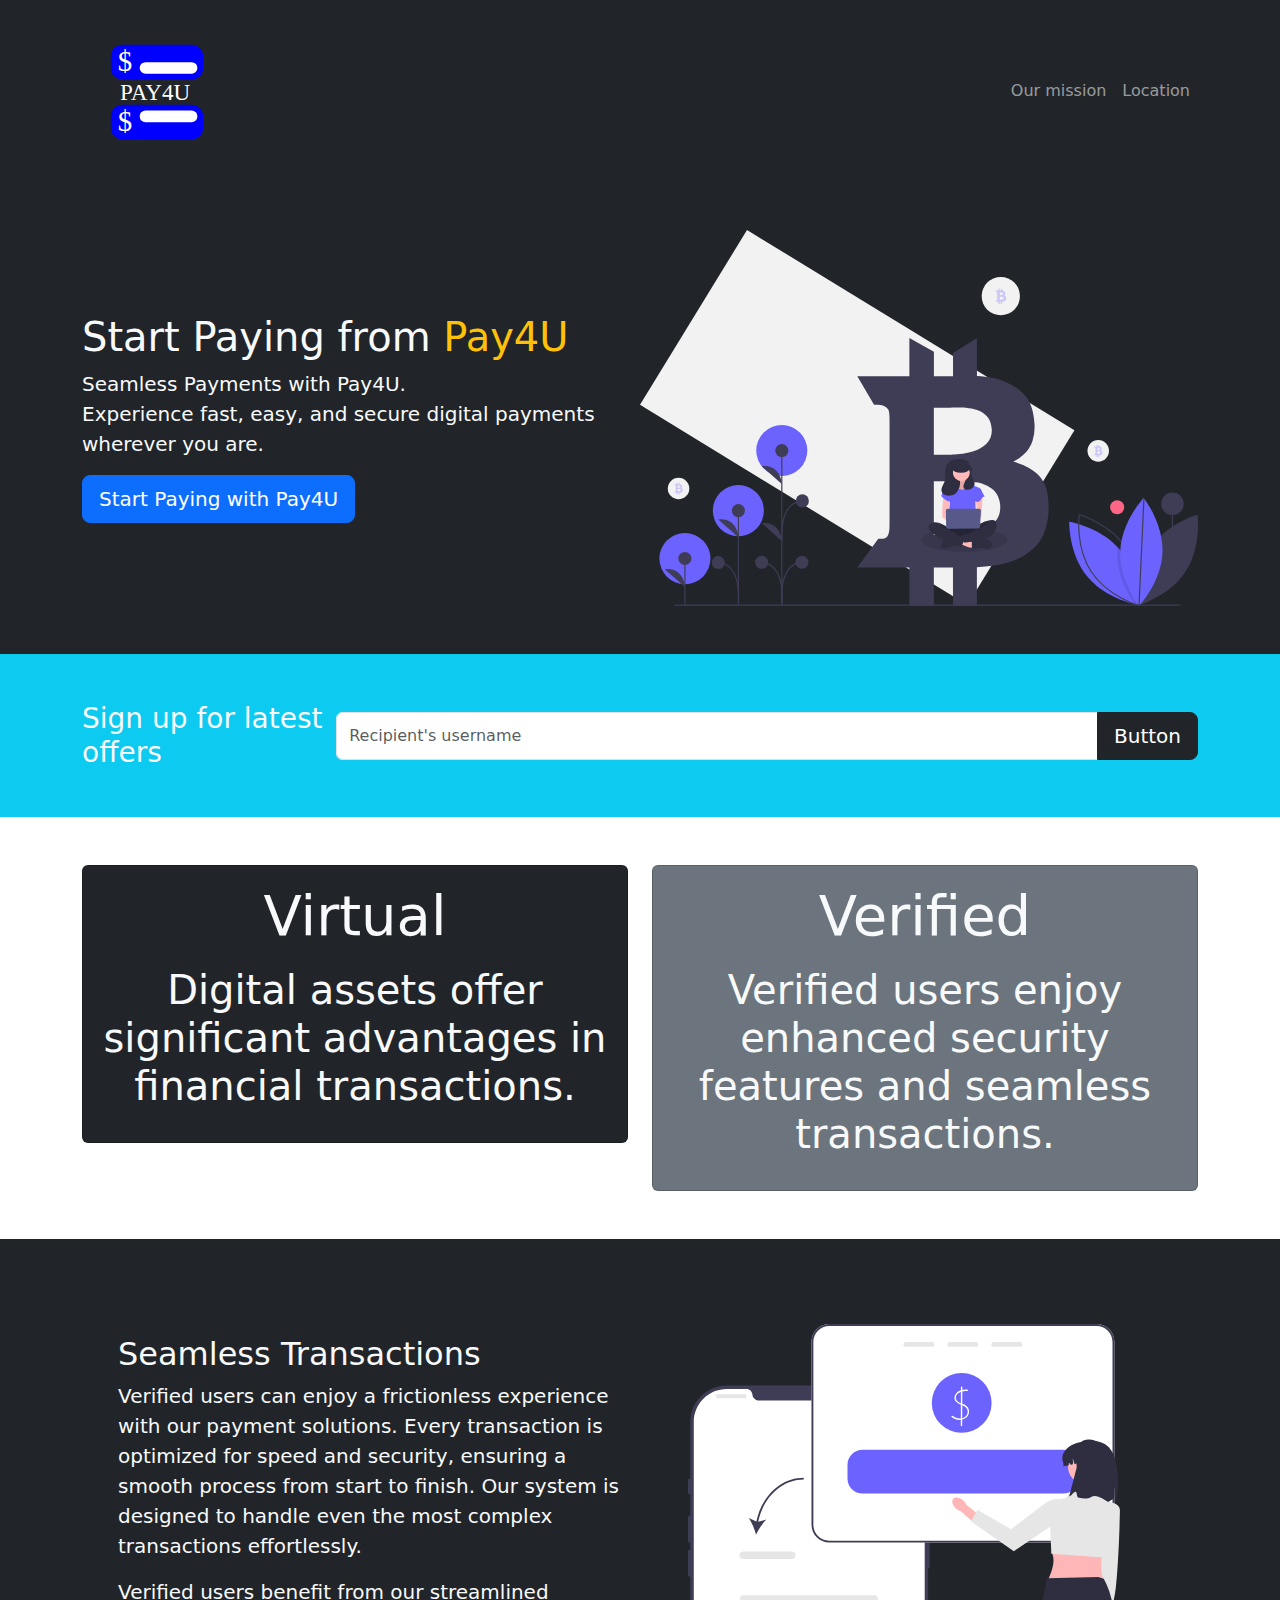
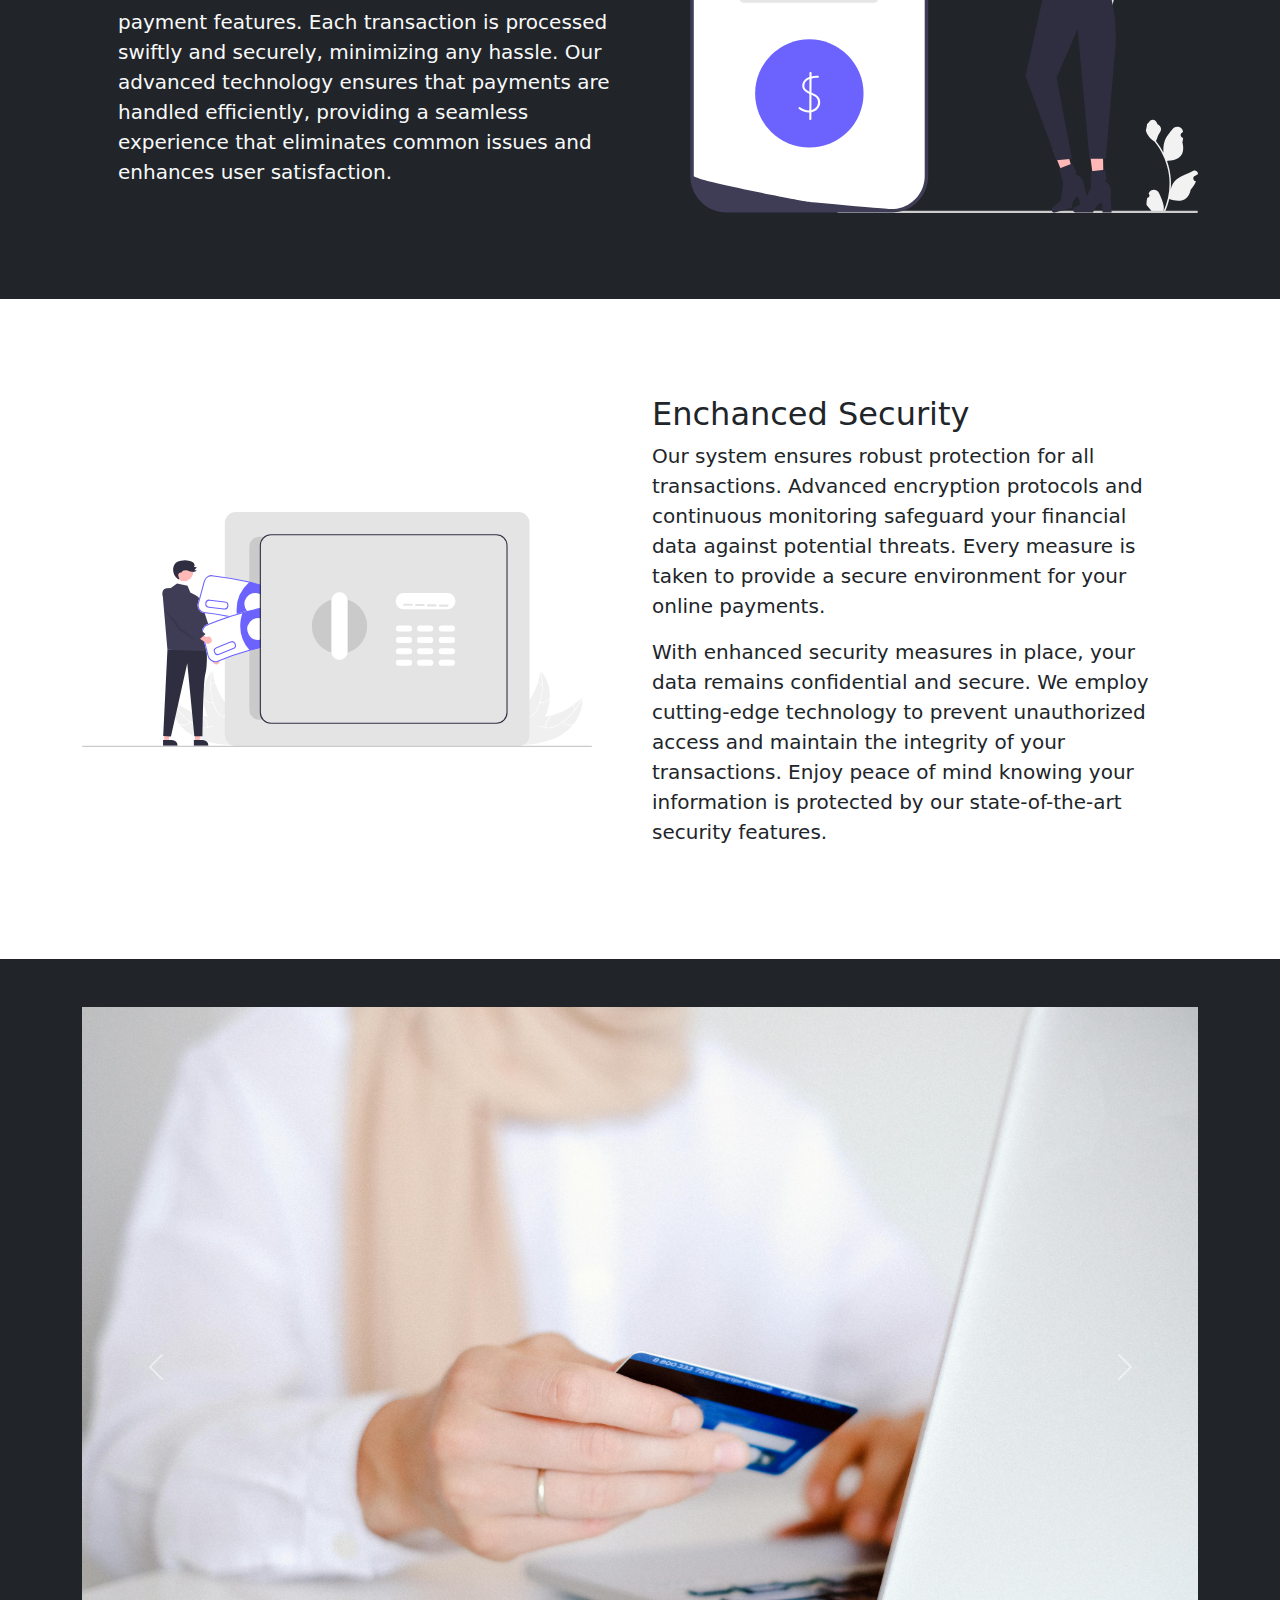
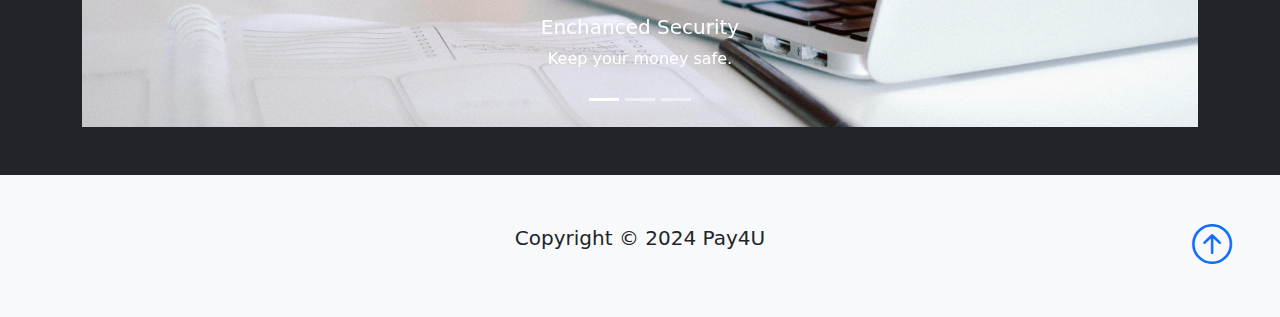
<file: index.html>
<!DOCTYPE html>
<html lang="en">
<head>
    <meta charset="UTF-8">
    <meta name="viewport" content="width=device-width, initial-scale=1.0">
    <link href="https://cdn.jsdelivr.net/npm/bootstrap@5.3.3/dist/css/bootstrap.min.css" rel="stylesheet" integrity="sha384-QWTKZyjpPEjISv5WaRU9OFeRpok6YctnYmDr5pNlyT2bRjXh0JMhjY6hW+ALEwIH" crossorigin="anonymous">

    <link rel="stylesheet" href="https://cdn.jsdelivr.net/npm/bootstrap-icons@1.11.3/font/bootstrap-icons.min.css">

    <link rel="stylesheet" href="https://cdnjs.cloudflare.com/ajax/libs/font-awesome/6.6.0/css/all.min.css" integrity="sha512-Kc323vGBEqzTmouAECnVceyQqyqdsSiqLQISBL29aUW4U/M7pSPA/gEUZQqv1cwx4OnYxTxve5UMg5GT6L4JJg==" crossorigin="anonymous" referrerpolicy="no-referrer" />


    <!-- <link rel="stylesheet" href="style.css"> -->

    <title>Pay4U</title>

</head>
<body>
    <!-- Navbar -->
    <nav class="navbar navbar-expand-lg bg-dark navbar-dark py-3">
        <div class="container">
            
            <!-- self created svg image used  -->

            <div class="img-fluid w-25 float-end d-none d-sm-block">
                <svg viewbox="-5,-2.5,10,13" width="150" height="150">
                    <rect x="-4" y="0" height="3" width="8" fill="blue" rx="1"></rect>
                    <rect x="-1.5" y="1.5" height="1" width="5" fill="white" rx="0.5"></rect>
                    <text x="-3.4" y="2.25" font-family="Verdana" font-size="2.5" fill="white">$</text>
                    <text x="-3.2" y="4.8" font-family="Verdana" font-size="2" fill="white">PAY4U</text>
                    <rect x="-4" y="5.2" height="3" width="8" fill="blue" rx="1"></rect>
                    <rect x="-1.5" y="5.7" height="1" width="5" fill="white" rx="0.5"></rect>
                    <text x="-3.4" y="7.5" font-family="Verdana" font-size="2.5" fill="white">$</text>
                  </svg>
            </div>

            <button
             class="navbar-toggler" type="button" data-bs-toggle="collapse" data-bs-target="#navmenu"
            >
            <span class="navbar-toggler-icon"></span>
        </button>

            <div class="collapse navbar-collapse" id="navmenu">   
                <ul class="navbar-nav ms-auto">
                    <li class="nav-item">
                        <a href="carousel.html" class="nav-link">Our mission</a>
                    </li>

                    <li class="nav-item">
                        <a href="location.html" class="nav-link">Location</a>
                    </li>

                </ul>
            </div>
        </div>
    </nav>

    <!-- Showcase -->

    <section class="bg-dark text-light p-5 text-center text-sm-start">
        <div class="container">
            <div class="d-flex justify-content-between align-items-center">
                <div class="tex-start">
                    <h1>Start Paying from <span class="text-warning">Pay4U</span></h1>
                    <p class="lead">
                        Seamless Payments with Pay4U.<br>
                        Experience fast, easy, and secure digital payments wherever you are.<br>

                    </p>
                    <button class="btn btn-primary btn-lg" data-bs-toggle="modal" data-bs-target="#enroll">Start Paying with Pay4U</button>
                </div> 
                <img class ="img-fluid w-50 float-end d-none d-sm-block" src="pics/showcase2.svg" alt="">
            </div>

        </div>
    </section>

    <!-- Newsletter -->

    <section class="bg-info text-light p-5">
        <div class="container">
            <div class="d-md-flex jsutify-content-between align-items-center">
                <h3 class="mb-3 mb-md-0">Sign up for latest offers</h3>

                <div class="input-group news-input">
                    <input type="text" class="form-control" placeholder="Recipient's username" />
                    <button class="btn btn-dark btn-lg" type="button" id="button-addon2">Button</button>
                  </div>
            </div>
        </div>
    </section> 

    <!-- Boxes -->

    <section class="p-5">
        <div class="container">
            <div class="row text-center g-4">
                <div class="col-md">
                    <div class="card bg-dark text-light">
                        <div class="card-body text-center">
                            <div class="h1 mb-3">
                                <i class="fa-solid fa-money-bill"></i> <!-- font awesome icons -->
                                <h3 class="card-title mb-3 display-4">Virtual</h3>
                                <p class="card-text small-text">
                                    Digital assets offer significant advantages in financial transactions.
                                </p>
                            </div>
                            
                        </div>
                     </div>
                </div>
                <div class="col-md">
                    <div class="card bg-secondary text-light">
                        <div class="card-body text-center">
                            <div class="h1 mb-3">
                                <i class="fa-solid fa-user"></i>  <!-- font awesome icons -->
                                <h3 class="card-title mb-3 display-4">Verified</h3>
                                <p class="card-text small-text">
                                    Verified users enjoy enhanced security features and seamless transactions.
                                </p>
                            </div>
                            
                        </div>
                     </div>
                </div>
                </div>
                
            </div>
        </div>
    </section>

    <!-- Features with images -->
     <section id="learn" class="p-5 bg-dark text-light">
        <div class="container">
            <div class="row align-items-center justify-content-between">
                
                <div class="col-md p-5">
                    <h2>Seamless Transactions </h2>
                    <p class="lead">
                        Verified users can enjoy a frictionless experience with our payment solutions. Every transaction is optimized for speed and security, ensuring a smooth process from start to finish. Our system is designed to handle even the most complex transactions effortlessly.


                    </p>
                    <p class="lead">
                        Verified users benefit from our streamlined payment features. Each transaction is processed swiftly and securely, minimizing any hassle. Our advanced technology ensures that payments are handled efficiently, providing a seamless experience that eliminates common issues and enhances user satisfaction.
                    </p>
                </div>
                <div class="col-md">
                    <img src="pics/features2.svg" class="img-fluid" alt="">
                </div>
            </div>
        </div>
     </section>

     <section id="learn" class="p-5">
        <div class="container">
            <div class="row align-items-center justify-content-between">
                <div class="col-md">
                    <img src="pics/features1.svg" class="img-fluid" alt="">
                </div>
                <div class="col-md p-5">
                    <h2>Enchanced Security</h2>
                    <p class="lead">
                        Our system ensures robust protection for all transactions. Advanced encryption protocols and continuous monitoring safeguard your financial data against potential threats. Every measure is taken to provide a secure environment for your online payments.
                    </p>
                    <p class="lead">
                        With enhanced security measures in place, your data remains confidential and secure. We employ cutting-edge technology to prevent unauthorized access and maintain the integrity of your transactions. Enjoy peace of mind knowing your information is protected by our state-of-the-art security features.
                    </p>
                </div>
            </div>
        </div>
     </section>

     <!-- Carousel -->

     <section id="carrousel" class="p-5 bg-dark text-light">
        <div class="container">
            <div class="row align-items-center justify-content-between">
                <div id="carouselExampleCaptions" class="carousel slide">
                    <div class="carousel-indicators">
                      <button type="button" data-bs-target="#carouselExampleCaptions" data-bs-slide-to="0" class="active" aria-current="true" aria-label="Slide 1"></button>
                      <button type="button" data-bs-target="#carouselExampleCaptions" data-bs-slide-to="1" aria-label="Slide 2"></button>
                      <button type="button" data-bs-target="#carouselExampleCaptions" data-bs-slide-to="2" aria-label="Slide 3"></button>
                    </div>
                    <div class="carousel-inner">
                      <div class="carousel-item active">
                        <img src="pics/mission1.jpg" class="d-block w-100" width="1080px" height="720px" alt="...">
                        <div class="carousel-caption d-none d-md-block">
                          <h5>Enchanced Security</h5>
                          <p>Keep your money safe.</p>
                        </div>
                      </div>
                      <div class="carousel-item">
                        <img src="pics/mission2.jpg" class="d-block w-100" width="1080px" height="720px" alt="...">
                        <div class="carousel-caption d-none d-md-block">
                          <h5>Seamless Payments</h5>
                          <p>Smooth payments and seamless transaction processing.</p>
                        </div>
                      </div>
                      <div class="carousel-item">
                        <img src="pics/mission3.jpg" class="d-block w-100" width="1080px" height="720px" alt="...">
                        <div class="carousel-caption d-none d-md-block">
                          <h5>Digital Payments</h5>
                          <p>All over the world payment options.</p>
                        </div>
                      </div>
                    </div>
                    <button class="carousel-control-prev" type="button" data-bs-target="#carouselExampleCaptions" data-bs-slide="prev">
                      <span class="carousel-control-prev-icon" aria-hidden="true"></span>
                      <span class="visually-hidden">Previous</span>
                    </button>
                    <button class="carousel-control-next" type="button" data-bs-target="#carouselExampleCaptions" data-bs-slide="next">
                      <span class="carousel-control-next-icon" aria-hidden="true"></span>
                      <span class="visually-hidden">Next</span>
                    </button>
                  </div>
                <!-- <div class="col-md p-5">
                    
                </div> -->
                
            </div>
        </div>
        
     </section>



     <!-- Modal -->
<div class="modal fade" id="enroll" tabindex="-1" aria-labelledby="enrollModalLabel" aria-hidden="true">
    <div class="modal-dialog">
      <div class="modal-content">
        <div class="modal-header">
          <h1 class="modal-title fs-5" id="enrollModalLabel">User Registration</h1>
          <button type="button" class="btn-close" data-bs-dismiss="modal" aria-label="Close"></button>
        </div>
        <div class="modal-body">
          <p class="lead">Register yourself to get exciting offers on brands</p>
          <form>
            <div class="mb-3">
                <label for="name" class="col-form-label">Name:</label>
            </div>
            <input type="text" class="form-contol" id="name">

            <div class="mb-3">
                <label for="name" class="col-form-label">email:</label>
            </div>
            <input type="text" class="form-contol" id="name">

            <div class="mb-3">
                <label for="name" class="col-form-label">password:</label>
            </div>
            <input type="text" class="form-contol" id="name">

          </form>
        </div>
        <div class="modal-footer">
          <button type="button" class="btn btn-secondary" data-bs-dismiss="modal">Close</button>
          <button type="button" class="btn btn-primary">Submit</button>
        </div>
      </div>
    </div>
  </div>



     <footer class="p-5 bg-light text-dark text-center position-relative">
        <div class="container">
          <p class="lead">Copyright &copy; 2024 Pay4U</p>
  
          <a href="#" class="position-absolute bottom-0 end-0 p-5">
            <i class="bi bi-arrow-up-circle h1"></i>
          </a>
        </div>
      </footer>


    
    <script src="https://cdn.jsdelivr.net/npm/bootstrap@5.3.3/dist/js/bootstrap.bundle.min.js" integrity="sha384-YvpcrYf0tY3lHB60NNkmXc5s9fDVZLESaAA55NDzOxhy9GkcIdslK1eN7N6jIeHz" crossorigin="anonymous"></script>
  </body>
</body>
</html>
</file>
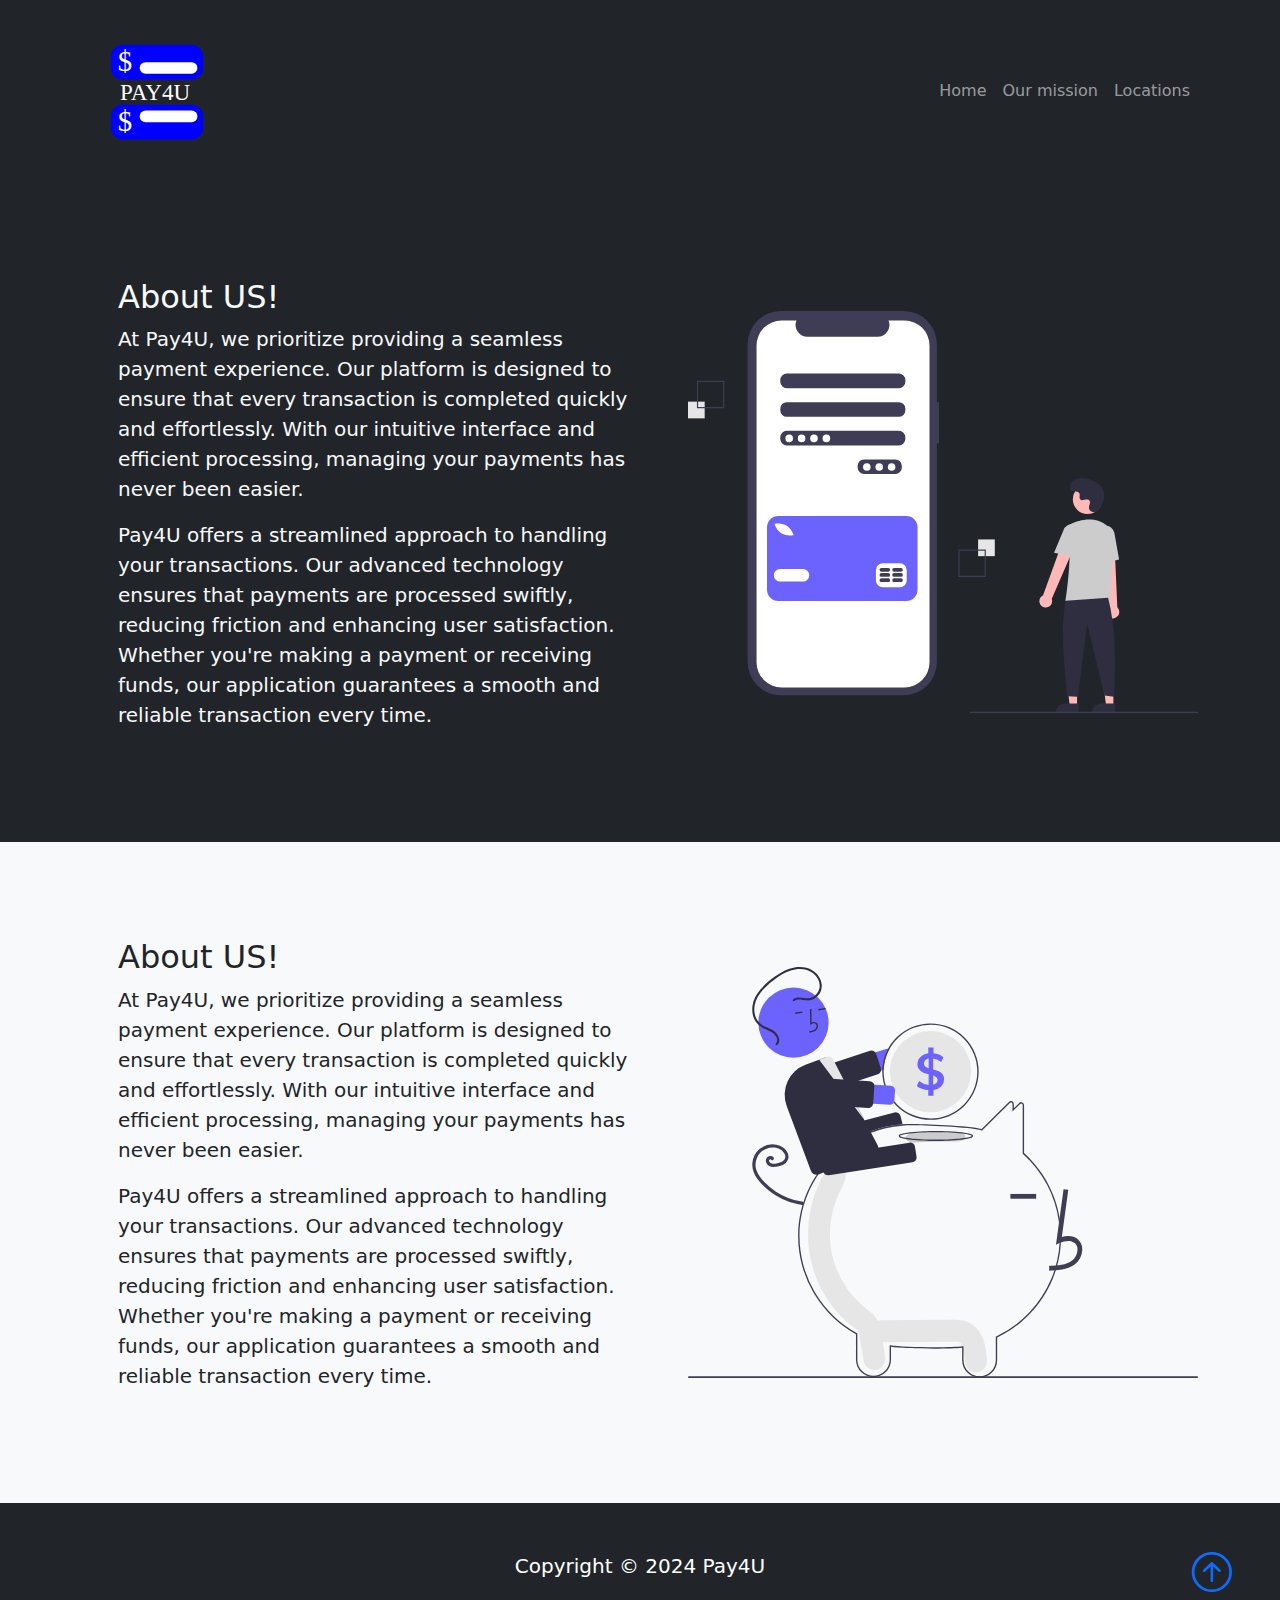
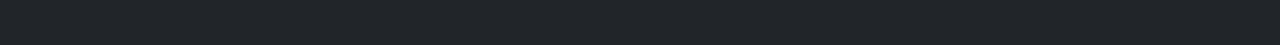
<file: carousel.html>
<!DOCTYPE html>
<html lang="en">
<head>
    <meta charset="UTF-8">
    <meta name="viewport" content="width=device-width, initial-scale=1.0">

    <link href="https://cdn.jsdelivr.net/npm/bootstrap@5.3.3/dist/css/bootstrap.min.css" rel="stylesheet" integrity="sha384-QWTKZyjpPEjISv5WaRU9OFeRpok6YctnYmDr5pNlyT2bRjXh0JMhjY6hW+ALEwIH" crossorigin="anonymous">

    <link rel="stylesheet" href="https://cdn.jsdelivr.net/npm/bootstrap-icons@1.11.3/font/bootstrap-icons.min.css">

    <link rel="stylesheet" href="style .css">

    <title>Pay4U</title>
</head>
<body>
    
    <!-- Navbar -->
    <nav class="navbar navbar-expand-lg bg-dark navbar-dark py-3">
        <div class="container">
            
            <!-- self created svg image used  -->

            <div class="img-fluid w-25 float-end d-none d-sm-block">
                <svg viewbox="-5,-2.5,10,13" width="150" height="150">
                    <rect x="-4" y="0" height="3" width="8" fill="blue" rx="1"></rect>
                    <rect x="-1.5" y="1.5" height="1" width="5" fill="white" rx="0.5"></rect>
                    <text x="-3.4" y="2.25" font-family="Verdana" font-size="2.5" fill="white">$</text>
                    <text x="-3.2" y="4.8" font-family="Verdana" font-size="2" fill="white">PAY4U</text>
                    <rect x="-4" y="5.2" height="3" width="8" fill="blue" rx="1"></rect>
                    <rect x="-1.5" y="5.7" height="1" width="5" fill="white" rx="0.5"></rect>
                    <text x="-3.4" y="7.5" font-family="Verdana" font-size="2.5" fill="white">$</text>
                  </svg>
            </div>

            <button
             class="navbar-toggler" type="button" data-bs-toggle="collapse" data-bs-target="#navmenu"
            >
            <span class="navbar-toggler-icon"></span>
        </button>

            <div class="collapse navbar-collapse" id="navmenu">   
                <ul class="navbar-nav ms-auto">

                    <li class="nav-item">
                        <a href="index.html" class="nav-link">Home</a>
                    </li>

                    <li class="nav-item">
                        <a href="carousel.html" class="nav-link">Our mission</a>
                    </li>

                    <li class="nav-item">
                        <a href="location.html" class="nav-link">Locations</a>
                    </li>

                </ul>
            </div>
        </div>
    </nav>

    <section id="learn" class="p-5 bg-dark text-light">
        <div class="container">
            <div class="row align-items-center justify-content-between">
                
                <div class="col-md p-5">
                    <h2>About US! </h2>
                    <p class="lead">
                        At Pay4U, we prioritize providing a seamless payment experience. Our platform is designed to ensure that every transaction is completed quickly and effortlessly. With our intuitive interface and efficient processing, managing your payments has never been easier.
                    </p>
                    <p class="lead">
                        Pay4U offers a streamlined approach to handling your transactions. Our advanced technology ensures that payments are processed swiftly, reducing friction and enhancing user satisfaction. Whether you're making a payment or receiving funds, our application guarantees a smooth and reliable transaction every time.
                </div>
                <div class="col-md">
                    <img src="pics/showcase.svg" class="img-fluid" alt="">
                </div>
            </div>
        </div>
     </section>

     <section id="learn" class="p-5 bg-light text-dark">
        <div class="container">
            <div class="row align-items-center justify-content-between">
                
                <div class="col-md p-5">
                    <h2>About US! </h2>
                    <p class="lead">
                        At Pay4U, we prioritize providing a seamless payment experience. Our platform is designed to ensure that every transaction is completed quickly and effortlessly. With our intuitive interface and efficient processing, managing your payments has never been easier.
                    </p>
                    <p class="lead">
                        Pay4U offers a streamlined approach to handling your transactions. Our advanced technology ensures that payments are processed swiftly, reducing friction and enhancing user satisfaction. Whether you're making a payment or receiving funds, our application guarantees a smooth and reliable transaction every time.
                </div>
                <div class="col-md">
                    <img src="pics/showcase1.svg" class="img-fluid" alt="">
                </div>
            </div>
        </div>
     </section>

     

    

    <footer class="p-5 bg-dark text-white text-center position-relative">
        <div class="container">
          <p class="lead">Copyright &copy; 2024 Pay4U</p>
  
          <a href="#" class="position-absolute bottom-0 end-0 p-5">
            <i class="bi bi-arrow-up-circle h1"></i>
          </a>
        </div>
      </footer>

    

    <script src="https://cdn.jsdelivr.net/npm/bootstrap@5.3.3/dist/js/bootstrap.bundle.min.js" integrity="sha384-YvpcrYf0tY3lHB60NNkmXc5s9fDVZLESaAA55NDzOxhy9GkcIdslK1eN7N6jIeHz" crossorigin="anonymous"></script>
    <script src="app.js">

    </script>
</body>
</html>
</file>
<file: style .css>
@media(min-width: 768px) {
    .news-input {
        width:50%;
    }
}

*{
    padding: 0;
    margin: 0;
    box-sizing: border-box;
}


main{
    width: 60%;
    height: 500px;
    margin: auto;
    margin-top: 100px;
    box-shadow: 0px 0px 3px grey;
    position: relative;
    overflow: hidden;
}

.slide{
    width: 100%;
    height: 100%;
    transiton:1s;
    position: absolute;
}

.btn{
    
    text-align: center;
    margin-top: 15px;

}

.btn button {
    font-size: 25px;
    padding: 5px;
}
</file>
